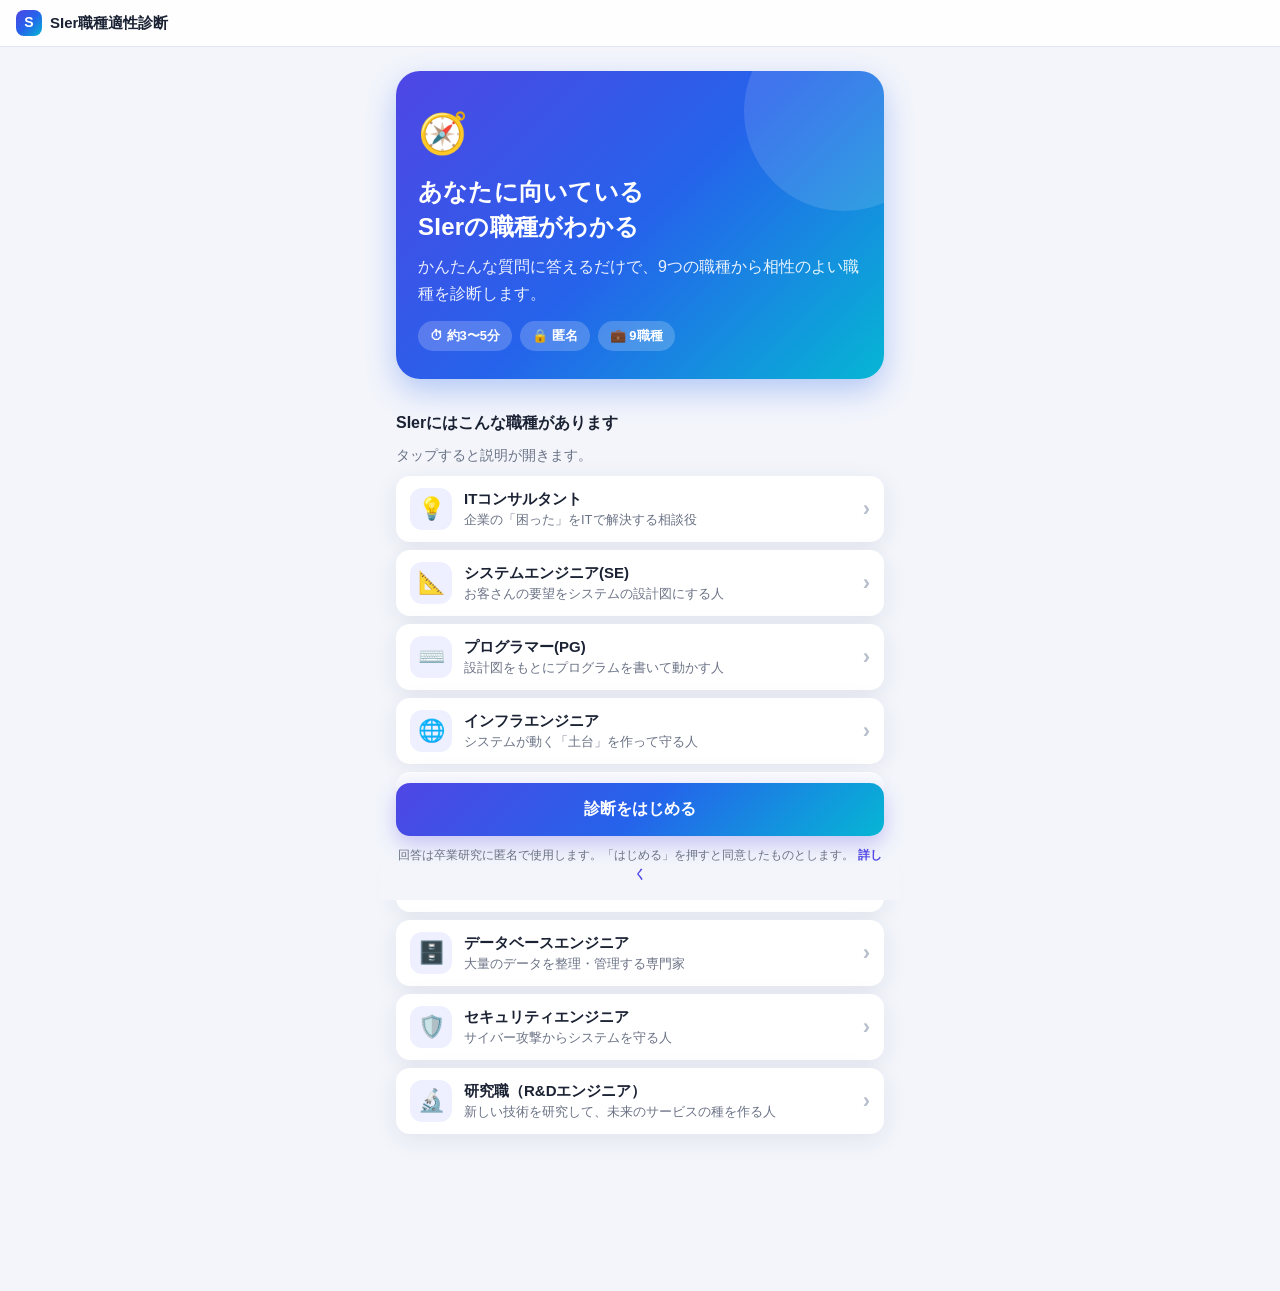
<file: index.html>
<!doctype html>
<html lang="ja">
<head>
<meta charset="utf-8">
<meta name="viewport" content="width=device-width, initial-scale=1, viewport-fit=cover">
<meta name="theme-color" content="#4f46e5">
<meta name="apple-mobile-web-app-capable" content="yes">
<title>SIer職種適性診断</title>
<link rel="stylesheet" href="style.css">
</head>
<body>
<header class="bar">
  <span class="brand"><span class="logo">S</span>SIer職種適性診断</span>
  <span id="testBadge" class="badge" hidden>テストモード</span>
</header>
<div class="progress" id="progressWrap" hidden><div class="progress-fill" id="progressFill"></div></div>
<main id="app"></main>
<script src="config.js"></script>
<script src="app.js"></script>
</body>
</html>
</file>
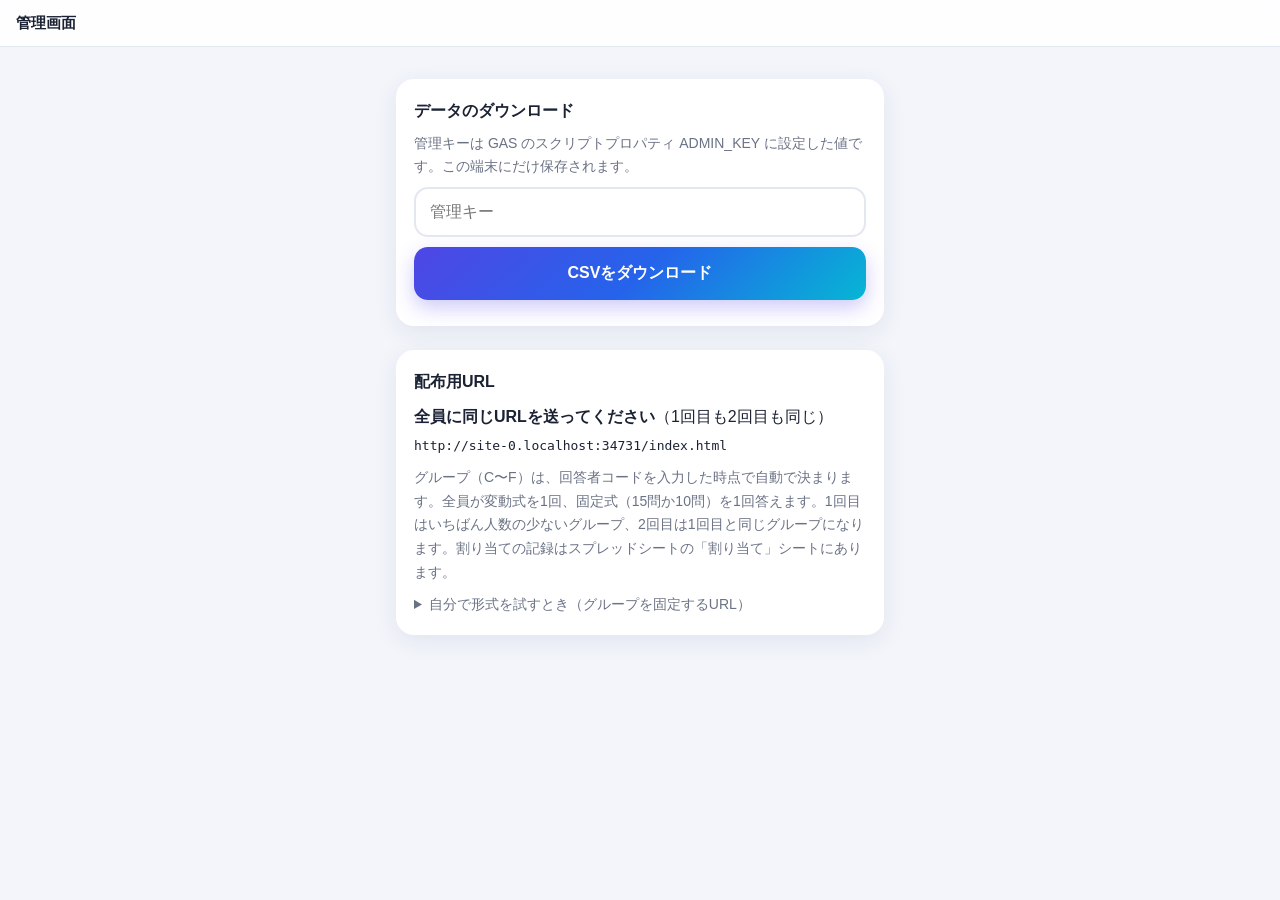
<file: admin.html>
<!doctype html>
<html lang="ja">
<head>
<meta charset="utf-8">
<meta name="viewport" content="width=device-width, initial-scale=1">
<meta name="robots" content="noindex">
<title>管理画面 | SIer職種適性診断</title>
<link rel="stylesheet" href="style.css">
<style>
  table { border-collapse: collapse; width: 100%; font-size: 14px; }
  td, th { border-bottom: 1px solid var(--line); padding: 6px; text-align: left; }
  code { font-size: 13px; word-break: break-all; }
</style>
</head>
<body>
<header class="bar"><span class="brand">管理画面</span></header>
<main>
  <div class="card">
    <h2 style="margin-top:0">データのダウンロード</h2>
    <p class="sub">管理キーは GAS のスクリプトプロパティ ADMIN_KEY に設定した値です。この端末にだけ保存されます。</p>
    <input type="text" id="key" placeholder="管理キー" autocomplete="off">
    <button class="btn" id="dl">CSVをダウンロード</button>
    <p class="err" id="msg"></p>
  </div>
  <div class="card" id="summary" hidden></div>
  <div class="card">
    <h2 style="margin-top:0">配布用URL</h2>
    <div id="urls"></div>
  </div>
</main>
<script src="config.js"></script>
<script>
(function () {
  const ENDPOINT = window.APP_CONFIG.ENDPOINT;
  const base = location.href.replace(/admin\.html.*$/, "index.html");
  const MODES = window.APP_CONFIG.MODE_BY_GROUP;
  const ML = { fixed15: "固定15問", fixed10: "固定10問", adaptive: "変動式" };
  document.getElementById("urls").innerHTML =
    `<p><b>全員に同じURLを送ってください</b>（1回目も2回目も同じ）<br><code>${base}</code></p>
     <p class="sub">グループ（C〜F）は、回答者コードを入力した時点で自動で決まります。全員が変動式を1回、固定式（15問か10問）を1回答えます。1回目はいちばん人数の少ないグループ、2回目は1回目と同じグループになります。割り当ての記録はスプレッドシートの「割り当て」シートにあります。</p>
     <details><summary class="sub">自分で形式を試すとき（グループを固定するURL）</summary>` +
    Object.keys(MODES).map(g => `<p class="sub">グループ${g}（1回目 ${ML[MODES[g][1]]} → 2回目 ${ML[MODES[g][2]]}）<br><code>${base}?g=${g}</code></p>`).join("") +
    `</details>`;
  const keyIn = document.getElementById("key"), msg = document.getElementById("msg");
  try { keyIn.value = localStorage.getItem("sier_admin_key") || ""; } catch (e) {}
  if (!ENDPOINT) { keyIn.hidden = true; msg.textContent = "テストモード：このブラウザで回答したデータを出力します。"; }

  function toCsv(rows) {
    const cols = [];
    rows.forEach(r => Object.keys(r).forEach(k => { if (!cols.includes(k)) cols.push(k); }));
    const q = s => { s = s == null ? "" : String(s); return /[",\r\n]/.test(s) ? '"' + s.replace(/"/g, '""') + '"' : s; };
    return [cols.join(",")].concat(rows.map(r => cols.map(c => q(r[c])).join(","))).join("\r\n");
  }
  function parseCsv(text) { // 集計表示用の簡易パーサ
    const rows = []; let row = [], f = "", inQ = false;
    for (let i = 0; i < text.length; i++) {
      const c = text[i];
      if (inQ) { if (c === '"') { if (text[i + 1] === '"') { f += '"'; i++; } else inQ = false; } else f += c; }
      else if (c === '"') inQ = true;
      else if (c === ",") { row.push(f); f = ""; }
      else if (c === "\n" || c === "\r") { if (c === "\r" && text[i + 1] === "\n") i++; row.push(f); rows.push(row); row = []; f = ""; }
      else f += c;
    }
    if (f || row.length) { row.push(f); rows.push(row); }
    const [head, ...body] = rows;
    return body.filter(r => r.length > 1).map(r => Object.fromEntries(head.map((h, i) => [h, r[i]])));
  }
  function summarize(rows) {
    const done = x => String(x.completed) === "1";
    const mean = a => a.length ? (a.reduce((p, q) => p + q, 0) / a.length).toFixed(2) : "-";
    const line = (g, r) => {
      const a = rows.filter(x => String(x.group || "A") === g && String(x.round) === r), d = a.filter(done).length;
      return `<tr><td>${g}</td><td>${r}回目</td><td>${ML[MODES[g] && MODES[g][r]] || "-"}</td><td>${a.length}</td><td>${d}</td><td>${a.length - d}</td></tr>`;
    };
    // 形式ごと（固定15問／固定10問／変動式）の完了者の平均
    const byMode = m => rows.filter(x => done(x) && x.q_mode === m);
    const modeRow = m => {
      const a = byMode(m), n = k => a.filter(x => x[k] !== "" && x[k] != null).map(x => Number(x[k])).filter(v => !isNaN(v));
      return `<tr><td>${ML[m]}</td><td>${a.length}</td><td>${mean(n("version"))}</td><td>${mean(n("questions_sec"))}</td><td>${mean(n("sat_overall"))}</td><td>${mean(n("max_streak"))}</td></tr>`;
    };
    // 10問より多く答えた完了者について「最初の10問で採点しても1位が同じだったか」
    const sim = rows.filter(x => done(x) && Number(x.version) > 10 && x.sim10_same_top1 !== "" && x.sim10_same_top1 != null);
    const same = sim.filter(x => String(x.sim10_same_top1) === "1").length;
    // 1回目と2回目でグループが食い違っている回答者（違うURLで回答した可能性）
    const gOf = {};
    rows.filter(x => done(x) && x.respondent_id).forEach(x => { (gOf[x.respondent_id] = gOf[x.respondent_id] || new Set()).add(String(x.group || "A")); });
    const mismatch = Object.keys(gOf).filter(id => gOf[id].size > 1);
    // 同じ回の中でコードが重複している（別人が偶然同じコード、または2重回答）
    const dup = [];
    ["1", "2"].forEach(r => {
      const c = {}; rows.filter(x => done(x) && String(x.round) === r).forEach(x => { c[x.respondent_id] = (c[x.respondent_id] || 0) + 1; });
      Object.keys(c).filter(k => c[k] > 1).forEach(k => dup.push(`${r}回目：${k}（${c[k]}件）`));
    });
    const el = document.getElementById("summary");
    el.hidden = false;
    el.innerHTML = `<h2 style="margin-top:0">集計（${rows.length}セッション）</h2>
      <table><tr><th>G</th><th>回</th><th>形式</th><th>開始</th><th>完了</th><th>離脱</th></tr>
      ${Object.keys(MODES).flatMap(g => ["1", "2"].map(r => line(g, r))).join("")}</table>
      <h2>形式ごとの平均（完了者）</h2>
      <table><tr><th>形式</th><th>人数</th><th>設問数</th><th>設問の秒数</th><th>納得度</th><th>同じ選択の連続</th></tr>
      ${["fixed15", "fixed10", "adaptive"].map(modeRow).join("")}</table>
      <p class="sub">人数が少ないうちは参考程度に。</p>
      <p class="sub">回数を選ぶ前にやめた人：${rows.filter(x => !done(x) && !x.round).length}件（上の表には含まれません）</p>
      <p><b>10問で採点しても1位が同じ：</b>${sim.length ? `${same} / ${sim.length}人（${Math.round(100 * same / sim.length)}%）` : "データなし"}</p>
      ${mismatch.length ? `<p class="err">⚠ 1回目と2回目でグループが違う回答者：${mismatch.join("、")}</p>` : ""}
      ${dup.length ? `<p class="err">⚠ 同じ回にコードが重複：${dup.join("、")}</p>` : ""}`;
  }
  function download(csv) {
    const stamp = new Date().toISOString().slice(0, 16).replace(/[-:T]/g, "");
    // 先頭にBOMを付けてExcelで文字化けしないようにする（pandasは encoding="utf-8-sig" で読む）
    const blob = new Blob(["﻿" + csv], { type: "text/csv;charset=utf-8" });
    const a = document.createElement("a");
    a.href = URL.createObjectURL(blob); a.download = `sier_responses_${stamp}.csv`; a.click();
  }

  document.getElementById("dl").onclick = async () => {
    msg.textContent = "";
    if (!ENDPOINT) {
      let all = {}; try { all = JSON.parse(localStorage.getItem("sier_test_rows") || "{}"); } catch (e) {}
      const rows = Object.values(all);
      if (!rows.length) { msg.textContent = "データがありません。"; return; }
      summarize(rows); download(toCsv(rows)); return;
    }
    const key = keyIn.value.trim();
    try { localStorage.setItem("sier_admin_key", key); } catch (e) {}
    msg.textContent = "取得中…";
    try {
      const res = await fetch(ENDPOINT + "?action=export&key=" + encodeURIComponent(key));
      const text = await res.text();
      if (text === "unauthorized") { msg.textContent = "管理キーが違います。"; return; }
      msg.textContent = "";
      summarize(parseCsv(text)); download(text);
    } catch (e) { msg.textContent = "取得に失敗しました：" + e.message; }
  };
})();
</script>
</body>
</html>
</file>
<file: style.css>
:root {
  --bg: #f3f5fb; --card: #fff; --text: #1b2233; --sub: #6a7285; --line: #e3e7f0;
  --accent: #4f46e5; --accent2: #06b6d4; --accent-weak: #eef0ff; --warn: #c2410c;
  --grad: linear-gradient(135deg, #4f46e5 0%, #2563eb 50%, #06b6d4 100%);
  --shadow: 0 6px 24px rgba(30, 41, 90, .08);
  --radius: 18px;
}
* { box-sizing: border-box; -webkit-tap-highlight-color: transparent; }
html, body { margin: 0; }
body {
  background: var(--bg); color: var(--text); min-height: 100dvh;
  font-family: -apple-system, BlinkMacSystemFont, "Hiragino Sans", "Yu Gothic UI", "Meiryo", sans-serif;
  font-size: 16px; line-height: 1.7; -webkit-text-size-adjust: 100%;
}
button { font-family: inherit; }

/* アプリバー */
.bar {
  position: sticky; top: 0; z-index: 10; display: flex; align-items: center; justify-content: space-between;
  padding: calc(10px + env(safe-area-inset-top)) 16px 10px; background: rgba(255,255,255,.85);
  backdrop-filter: blur(12px); -webkit-backdrop-filter: blur(12px); border-bottom: 1px solid var(--line);
}
.brand { display: flex; align-items: center; gap: 8px; font-weight: 800; font-size: 15px; }
.brand .logo { width: 26px; height: 26px; border-radius: 8px; background: var(--grad); display: grid; place-items: center; color: #fff; font-size: 14px; }
.badge { font-size: 11px; background: #fff4e5; color: var(--warn); padding: 2px 8px; border-radius: 99px; font-weight: 700; }
.progress { position: sticky; top: calc(51px + env(safe-area-inset-top)); z-index: 9; height: 4px; background: var(--line); }
.progress-fill { height: 100%; width: 0; background: var(--grad); border-radius: 0 99px 99px 0; transition: width .35s ease; }

main { max-width: 520px; margin: 0 auto; padding: 20px 16px 0; min-height: calc(100dvh - 56px); display: flex; flex-direction: column; }
.screen { flex: 1; display: flex; flex-direction: column; animation: slideIn .32s ease both; }
.screen > .grow { flex: 1; }
@keyframes slideIn { from { opacity: 0; transform: translateX(24px); } to { opacity: 1; transform: none; } }
@keyframes pop { 0% { transform: scale(.6); opacity: 0; } 70% { transform: scale(1.08); } 100% { transform: scale(1); opacity: 1; } }
@media (prefers-reduced-motion: reduce) { .screen, .hero-icon, .check-circle { animation: none; } }

h1 { font-size: 23px; line-height: 1.45; margin: 4px 0 12px; letter-spacing: .01em; }
h2 { font-size: 16px; margin: 22px 0 8px; }
p { margin: 8px 0; }
.sub { color: var(--sub); font-size: 14px; }
.card { background: var(--card); border-radius: var(--radius); padding: 18px; margin: 12px 0; box-shadow: var(--shadow); }
.card ul { padding-left: 1.2em; margin: 8px 0 0; }
.card li { margin: 4px 0; font-size: 15px; }

/* 下部固定ボタン */
.actions {
  position: sticky; bottom: 0; margin: 16px -16px 0; padding: 14px 16px calc(16px + env(safe-area-inset-bottom));
  background: linear-gradient(to bottom, rgba(243,245,251,0), var(--bg) 28%);
}
.btn {
  display: block; width: 100%; padding: 16px; border: 0; border-radius: 14px; font-size: 16px; font-weight: 800; cursor: pointer;
  background: var(--grad); color: #fff; margin-top: 10px; box-shadow: 0 8px 20px rgba(79,70,229,.28); transition: transform .1s, opacity .2s;
}
.btn:active { transform: scale(.98); }
.btn:disabled { opacity: .35; box-shadow: none; cursor: default; }
.btn.ghost { background: var(--card); color: var(--accent); box-shadow: inset 0 0 0 2px var(--accent); }
.btn.link { background: none; color: var(--sub); font-weight: 600; font-size: 14px; padding: 10px; box-shadow: none; }

label.check { display: flex; gap: 12px; align-items: center; padding: 12px 14px; background: var(--card); border-radius: 14px; margin: 8px 0; box-shadow: var(--shadow); cursor: pointer; }
label.check input { width: 22px; height: 22px; flex: none; accent-color: var(--accent); }
input[type=text], textarea { width: 100%; font-size: 16px; padding: 14px; border: 2px solid var(--line); border-radius: 14px; font-family: inherit; background: var(--card); outline: none; }
input[type=text]:focus, textarea:focus { border-color: var(--accent); }
textarea { min-height: 110px; resize: vertical; }
.idbox { font-family: ui-monospace, Menlo, Consolas, monospace; font-size: 28px; letter-spacing: 3px; text-align: center; padding: 18px; background: var(--accent-weak); color: var(--accent); border-radius: 14px; font-weight: 800; user-select: all; }
.err { color: var(--warn); font-size: 14px; }

/* 同意（ボタン下の小さな注記） */
.consent { margin-top: 10px; font-size: 12px; color: var(--sub); line-height: 1.6; }
.consent summary { cursor: pointer; list-style: none; text-align: center; }
.consent summary::-webkit-details-marker { display: none; }
.consent u { color: var(--accent); text-decoration: none; font-weight: 700; margin-left: 4px; }
.consent ul { margin: 8px 0 0; padding: 10px 12px 10px 28px; background: var(--card); border-radius: 12px; text-align: left; }

/* 職種紹介（最初の画面） */
.intro-list { display: flex; flex-direction: column; gap: 8px; }
.intro { background: var(--card); border-radius: 14px; box-shadow: var(--shadow); overflow: hidden; }
.intro summary { display: flex; align-items: center; gap: 12px; padding: 12px 14px; cursor: pointer; list-style: none; }
.intro summary::-webkit-details-marker { display: none; }
.intro .ic { flex: none; width: 42px; height: 42px; border-radius: 12px; display: grid; place-items: center; font-size: 22px; background: var(--accent-weak); }
.intro .txt { flex: 1; display: flex; flex-direction: column; line-height: 1.4; }
.intro .txt b { font-size: 15px; }
.intro .txt .sub { font-size: 13px; margin-top: 2px; }
.intro .chev { flex: none; color: #b8bfcc; font-size: 22px; font-weight: 700; transition: transform .2s; }
.intro[open] .chev { transform: rotate(90deg); color: var(--accent); }
.intro[open] summary { border-bottom: 1px solid var(--line); }
.intro .body { padding: 4px 16px 14px; font-size: 14px; }
.intro .ex { background: var(--bg); border-radius: 10px; padding: 10px 12px; margin-top: 8px; font-size: 13px; }
.intro .ex b { display: block; color: var(--accent); margin-bottom: 2px; }

/* トップのヒーロー */
.hero { background: var(--grad); color: #fff; border-radius: 24px; padding: 28px 22px; margin: 4px 0 8px; position: relative; overflow: hidden; box-shadow: 0 12px 30px rgba(37,99,235,.3); }
.hero::after { content: ""; position: absolute; width: 200px; height: 200px; border-radius: 50%; background: rgba(255,255,255,.12); right: -60px; top: -60px; }
.hero h1 { color: #fff; font-size: 24px; margin: 8px 0; position: relative; }
.hero p { color: rgba(255,255,255,.9); margin: 0; position: relative; }
.hero-icon { font-size: 40px; animation: pop .5s ease both; position: relative; }
.chips { display: flex; gap: 8px; flex-wrap: wrap; margin-top: 14px; position: relative; }
.chip { background: rgba(255,255,255,.2); padding: 4px 12px; border-radius: 99px; font-size: 13px; font-weight: 700; }

/* 選択肢 */
.field { margin: 14px 0; background: var(--card); border-radius: var(--radius); padding: 16px; box-shadow: var(--shadow); }
.field > .q { font-weight: 800; margin-bottom: 10px; }
.opts { display: flex; flex-direction: column; gap: 8px; }
.opt { display: flex; align-items: center; gap: 10px; text-align: left; padding: 13px 14px; border: 2px solid var(--line); border-radius: 12px; background: var(--card); font-size: 15px; cursor: pointer; color: var(--text); transition: all .15s; }
.opt::before { content: ""; width: 18px; height: 18px; border-radius: 50%; border: 2px solid #c3c9d6; flex: none; transition: all .15s; }
.opt.on { border-color: var(--accent); background: var(--accent-weak); font-weight: 700; }
.opt.on::before { border: 6px solid var(--accent); }

.field label.check { box-shadow: none; border: 2px solid var(--line); margin: 6px 0; }
.field label.check:has(input:checked) { border-color: var(--accent); background: var(--accent-weak); font-weight: 700; }

/* 回答者コード */
.example { background: #fffbea; box-shadow: none; border: 2px dashed #f4d27a; }
.ex-title { font-weight: 800; color: #a16207; margin-bottom: 4px; }
.ex-code { margin-top: 10px; text-align: center; font-size: 26px; font-weight: 900; letter-spacing: 2px; color: #a16207; }
.grid3, .grid4 { display: grid; gap: 8px; }
.grid3 { grid-template-columns: repeat(3, 1fr); }
.grid4 { grid-template-columns: repeat(4, 1fr); }
.grid3 .opt, .grid4 .opt { justify-content: center; padding: 12px 4px; }
.grid3 .opt::before, .grid4 .opt::before { display: none; }
.preview { text-align: center; background: var(--accent-weak); box-shadow: none; }
.preview b { font-size: 22px; color: var(--accent); letter-spacing: 2px; margin-left: 6px; }

/* 設問 */
.qhead { display: flex; align-items: baseline; gap: 8px; margin: 4px 0 4px; }
.qhead .n { font-size: 34px; font-weight: 900; background: var(--grad); -webkit-background-clip: text; background-clip: text; color: transparent; }
.qhead .of { color: var(--sub); font-weight: 700; }
.stmt { display: flex; gap: 12px; align-items: flex-start; background: var(--card); border-radius: var(--radius); padding: 18px 16px; font-weight: 700; font-size: 16px; box-shadow: var(--shadow); }
.stmt .tag { flex: none; width: 30px; height: 30px; border-radius: 10px; display: grid; place-items: center; color: #fff; font-weight: 900; background: var(--accent); }
.stmt.b .tag { background: var(--accent2); }
/* A と B を横並び */
.pair { display: grid; grid-template-columns: 1fr auto 1fr; align-items: stretch; gap: 8px; margin-top: 12px; }
.pair .stmt { flex-direction: column; gap: 10px; padding: 16px 14px; font-size: 15px; line-height: 1.6; border-top: 4px solid var(--accent); }
.pair .stmt.b { border-top-color: var(--accent2); }
.pair .vs { align-self: center; font-size: 12px; font-weight: 900; color: #b8bfcc; }
@media (max-width: 360px) { .pair { gap: 4px; } .pair .stmt { padding: 12px 10px; font-size: 14px; } }
.scale { display: flex; justify-content: space-between; align-items: center; gap: 4px; margin: 22px 4px 4px; }
.dot { flex: none; border-radius: 50%; background: var(--card); cursor: pointer; padding: 0; transition: all .15s; }
.dot.s1, .dot.s5 { width: 56px; height: 56px; }
.dot.s2, .dot.s4 { width: 44px; height: 44px; }
.dot.s3 { width: 34px; height: 34px; border: 3px solid #b8bfcc; }
.dot.s1, .dot.s2 { border: 3px solid var(--accent); }
.dot.s4, .dot.s5 { border: 3px solid var(--accent2); }
.dot.on.s1, .dot.on.s2 { background: var(--accent); transform: scale(1.1); }
.dot.on.s4, .dot.on.s5 { background: var(--accent2); transform: scale(1.1); }
.dot.on.s3 { background: #b8bfcc; transform: scale(1.1); }
.scale-labels { display: flex; justify-content: space-between; font-size: 12px; font-weight: 700; color: var(--sub); margin: 0 0 22px; }
.scale-labels .l { color: var(--accent); } .scale-labels .r { color: var(--accent2); }
.hint { text-align: center; color: var(--sub); font-size: 13px; margin-top: 4px; }

.likert { display: flex; gap: 6px; }
.likert button { flex: 1; padding: 12px 0; border: 2px solid var(--line); border-radius: 12px; background: var(--card); font-size: 16px; font-weight: 800; cursor: pointer; color: var(--sub); transition: all .15s; }
.likert button.on { background: var(--grad); color: #fff; border-color: transparent; }
.likert-labels { display: flex; justify-content: space-between; font-size: 11px; color: var(--sub); margin-top: 6px; }

/* 結果 */
.result-hero { background: var(--grad); color: #fff; border-radius: 24px; padding: 26px 22px; text-align: center; box-shadow: 0 12px 30px rgba(37,99,235,.3); position: relative; overflow: hidden; }
.result-hero::before { content: ""; position: absolute; width: 240px; height: 240px; border-radius: 50%; background: rgba(255,255,255,.1); left: -80px; bottom: -120px; }
.result-hero .label { font-size: 13px; font-weight: 700; opacity: .9; position: relative; }
.result-hero .hero-icon { font-size: 56px; margin: 6px 0; }
.result-hero .job { font-size: 26px; font-weight: 900; line-height: 1.35; position: relative; }
.result-hero .match { display: inline-block; margin-top: 10px; background: rgba(255,255,255,.22); padding: 4px 14px; border-radius: 99px; font-weight: 800; position: relative; }
.result-hero .desc { margin-top: 12px; font-size: 14px; opacity: .95; position: relative; text-align: left; }
.rank { display: flex; gap: 14px; align-items: center; }
.rank .ic { flex: none; width: 48px; height: 48px; border-radius: 14px; display: grid; place-items: center; font-size: 26px; background: var(--accent-weak); }
.rank .name { font-weight: 800; font-size: 16px; }
.rank .pct { color: var(--accent); font-weight: 800; font-size: 14px; }
.rank .no { font-size: 12px; font-weight: 800; color: var(--sub); }
.meter { height: 6px; background: var(--line); border-radius: 99px; margin-top: 6px; overflow: hidden; }
.meter > i { display: block; height: 100%; background: var(--grad); border-radius: 99px; }
.axis { margin: 16px 0; }
.axis .ends { display: flex; justify-content: space-between; font-size: 13px; font-weight: 700; }
.axis .ends .on { color: var(--accent); }
.axis .track { position: relative; height: 10px; border-radius: 99px; background: linear-gradient(90deg, #e0e3ff, #f1f3f8 50%, #d7f5fa); margin-top: 6px; }
.axis .track::after { content: ""; position: absolute; left: 50%; top: -3px; bottom: -3px; width: 2px; background: #c3c9d6; }
.axis .pin { position: absolute; top: 50%; width: 20px; height: 20px; border-radius: 50%; background: var(--grad); border: 3px solid #fff; box-shadow: 0 2px 8px rgba(79,70,229,.4); transform: translate(-50%, -50%); z-index: 1; }

/* 結果画面の職種説明 */
.result-hero .short { position: relative; margin-top: 12px; font-weight: 800; font-size: 15px; }
.jobinfo { margin-top: 12px; display: flex; flex-direction: column; gap: 8px; font-size: 14px; line-height: 1.65; text-align: left; position: relative; }
.ji-row { display: flex; flex-direction: column; gap: 2px; background: var(--bg); border-radius: 10px; padding: 10px 12px; }
.ji-label { font-size: 12px; font-weight: 800; color: var(--accent); }
.jobinfo.on-hero .ji-row { background: rgba(255,255,255,.16); }
.jobinfo.on-hero .ji-label { color: #fff; opacity: .85; }
.short-sub { margin-top: 6px; font-size: 13px; font-weight: 700; color: var(--sub); }

/* あなたの性格 */
.persona { border-top: 4px solid var(--accent); }
.persona-type { text-align: center; font-size: 14px; color: var(--sub); line-height: 1.5; }
.persona-type b { display: inline-block; margin-top: 4px; font-size: 20px; font-weight: 900; background: var(--grad); -webkit-background-clip: text; background-clip: text; color: transparent; }
.persona-keys { display: flex; flex-wrap: wrap; justify-content: center; gap: 6px; margin: 12px 0 4px; }
.persona-keys span { background: var(--accent-weak); color: var(--accent); font-size: 13px; font-weight: 800; padding: 3px 10px; border-radius: 99px; }
.persona-text { font-size: 15px; line-height: 1.9; margin: 12px 0 0; }

/* 5つの傾向：軸ごとの「あなたはどういう人か」 */
.card .axis + .axis { border-top: 1px solid var(--line); padding-top: 16px; }
.axis-about { font-size: 12px; color: var(--sub); margin-bottom: 6px; }
.axis-you { display: flex; flex-direction: column; gap: 4px; margin-top: 12px; background: var(--bg); border-radius: 10px; padding: 10px 12px; font-size: 14px; line-height: 1.7; }
.axis-label { align-self: flex-start; font-size: 12px; font-weight: 800; padding: 2px 10px; border-radius: 99px; background: #e9ebf1; color: var(--sub); }
.axis-label.l { background: var(--accent-weak); color: var(--accent); }
.axis-label.r { background: #dff7fb; color: #0e7490; }

/* 向いている人のチェックリスト */
ul.person { list-style: none; margin: 2px 0 0; padding: 0; }
ul.person li { position: relative; padding-left: 20px; margin: 2px 0; }
ul.person li::before { content: "✓"; position: absolute; left: 2px; font-weight: 900; color: var(--accent); }
.jobinfo.on-hero ul.person li::before { color: #fff; }

/* 「一番しっくりくる職種」：選ぶと説明が開く */
.fit-body { display: flex; flex-direction: column; gap: 2px; flex: 1; min-width: 0; }
.fit-body .sub { font-size: 13px; font-weight: 400; }
.opt-detail { display: none; flex-direction: column; margin-top: 8px; padding: 10px 12px; background: var(--card); border-radius: 10px; font-size: 13px; font-weight: 400; line-height: 1.65; color: var(--text); }
.opt.on .opt-detail { display: flex; animation: slideIn .25s ease both; }
.opt-detail .ji-label { font-size: 12px; }
.opt:has(.fit-body)::before { align-self: flex-start; margin-top: 4px; }

/* 結果の説明 1/2・2/2 の表示 */
.stage-badge { align-self: center; margin: 0 auto 10px; background: var(--card); color: var(--accent); font-weight: 800; font-size: 13px; padding: 4px 14px; border-radius: 99px; box-shadow: var(--shadow); }

/* 「その他の職種」を開いたときの一覧（少し右にずらして、その他の中身だと分かるようにする） */
.fit-other { margin-left: 18px; padding-left: 10px; border-left: 3px solid var(--accent-weak); }
.fit-other[hidden] { display: none; }

/* 設問の「スキップ」ボタン（選んだときは色を付ける） */
.btn.link.skip { margin-top: 4px; text-decoration: underline; }
.btn.link.skip.on { color: var(--accent); font-weight: 800; }

/* 結果と質問の区切り */
.divider { display: flex; align-items: center; gap: 10px; margin: 32px 0 6px; color: var(--accent); font-weight: 800; font-size: 15px; }
.divider::before, .divider::after { content: ""; flex: 1; height: 2px; background: var(--accent-weak); }

/* 完了 */
.done { text-align: center; padding-top: 24px; }
.check-circle { width: 84px; height: 84px; border-radius: 50%; background: var(--grad); color: #fff; font-size: 44px; display: grid; place-items: center; margin: 0 auto 12px; animation: pop .5s ease both; box-shadow: 0 12px 30px rgba(37,99,235,.3); }
</file>
